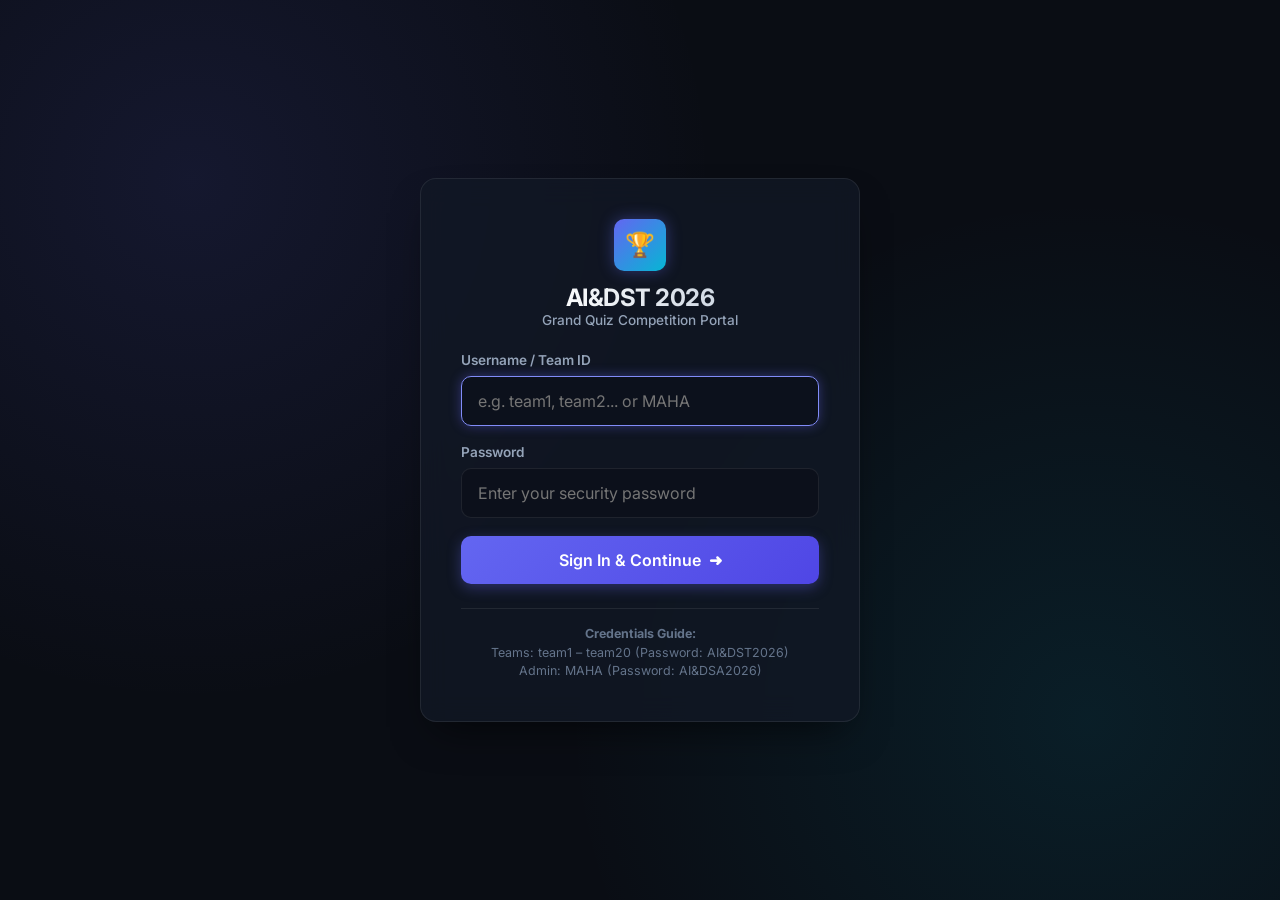
<file: templates/login.html>
<!DOCTYPE html>
<html lang="en">
<head>
  <meta charset="UTF-8">
  <meta name="viewport" content="width=device-width, initial-scale=1.0">
  <title>Login - AI&DST 2026 Quiz Championship</title>
  <link rel="preconnect" href="https://fonts.googleapis.com">
  <link rel="preconnect" href="https://fonts.gstatic.com" crossorigin>
  <link href="https://fonts.googleapis.com/css2?family=Inter:wght@400;500;600;700;800&display=swap" rel="stylesheet">
  <link rel="stylesheet" href="/static/css/style.css">
  <style>
    .login-wrapper {
      min-height: 100vh;
      display: flex;
      align-items: center;
      justify-content: center;
      padding: 20px;
    }
    .login-card {
      max-width: 440px;
      width: 100%;
      padding: 40px;
      display: flex;
      flex-direction: column;
      gap: 24px;
    }
    .login-header {
      text-align: center;
      display: flex;
      flex-direction: column;
      align-items: center;
      gap: 12px;
    }
    .input-group {
      display: flex;
      flex-direction: column;
      gap: 8px;
    }
    .input-label {
      font-size: 0.85rem;
      font-weight: 600;
      color: var(--text-muted);
    }
    .form-input {
      background: var(--bg-input);
      border: 1px solid var(--border-subtle);
      color: #ffffff;
      padding: 14px 16px;
      border-radius: var(--radius-md);
      font-size: 1rem;
      outline: none;
      transition: all 0.2s ease;
    }
    .form-input:focus {
      border-color: var(--primary-light);
      box-shadow: 0 0 12px rgba(99, 102, 241, 0.4);
    }
    .btn-block {
      width: 100%;
      padding: 14px;
      font-size: 1rem;
      justify-content: center;
    }
    .error-banner {
      background: var(--danger-bg);
      border: 1px solid var(--danger);
      color: #fca5a5;
      padding: 12px;
      border-radius: var(--radius-md);
      font-size: 0.88rem;
      display: none;
    }
    .info-footer {
      border-top: 1px solid var(--border-subtle);
      padding-top: 16px;
      font-size: 0.78rem;
      color: var(--text-dark);
      text-align: center;
      line-height: 1.5;
    }
  </style>
</head>
<body>
  <div class="login-wrapper">
    <div class="glass-panel login-card">
      <div class="login-header">
        <div class="brand-logo-icon" style="width: 52px; height: 52px; font-size: 24px;">🏆</div>
        <div>
          <h1 class="brand-title" style="font-size: 1.5rem;">AI&DST 2026</h1>
          <p class="brand-subtitle" style="font-size: 0.85rem;">Grand Quiz Competition Portal</p>
        </div>
      </div>

      <div id="errorBanner" class="error-banner"></div>

      <form id="loginForm" onsubmit="handleLogin(event)" style="display: flex; flex-direction: column; gap: 18px;">
        <div class="input-group">
          <label class="input-label" for="usernameInput">Username / Team ID</label>
          <input 
            type="text" 
            id="usernameInput" 
            class="form-input" 
            placeholder="e.g. team1, team2... or MAHA" 
            required 
            autocomplete="off"
            autofocus
          >
        </div>

        <div class="input-group">
          <label class="input-label" for="passwordInput">Password</label>
          <input 
            type="password" 
            id="passwordInput" 
            class="form-input" 
            placeholder="Enter your security password" 
            required
          >
        </div>

        <button type="submit" id="loginBtn" class="btn btn-primary btn-block">
          <span>Sign In & Continue</span>
          <span>➜</span>
        </button>
      </form>

      <div class="info-footer">
        <strong>Credentials Guide:</strong><br>
        Teams: <code>team1</code> – <code>team20</code> (Password: <code>AI&DST2026</code>)<br>
        Admin: <code>MAHA</code> (Password: <code>AI&DSA2026</code>)
      </div>
    </div>
  </div>

  <script>
    async function handleLogin(e) {
      e.preventDefault();
      const errBanner = document.getElementById('errorBanner');
      const btn = document.getElementById('loginBtn');
      const username = document.getElementById('usernameInput').value.trim();
      const password = document.getElementById('passwordInput').value.trim();

      errBanner.style.display = 'none';
      btn.disabled = true;
      btn.innerHTML = '<span>Verifying...</span>';

      try {
        const res = await fetch('/login', {
          method: 'POST',
          headers: { 'Content-Type': 'application/json' },
          body: JSON.stringify({ username, password })
        });

        const data = await res.json();
        if (data.success) {
          window.location.href = data.redirect;
        } else {
          errBanner.innerText = data.error || 'Login failed. Please check credentials.';
          errBanner.style.display = 'block';
          btn.disabled = false;
          btn.innerHTML = '<span>Sign In & Continue</span> <span>➜</span>';
        }
      } catch (err) {
        errBanner.innerText = 'Network error connecting to server.';
        errBanner.style.display = 'block';
        btn.disabled = false;
        btn.innerHTML = '<span>Sign In & Continue</span> <span>➜</span>';
      }
    }
  </script>
</body>
</html>
</file>
<file: static/css/style.css>
/* ==========================================================================
   AI&DST 2026 Quiz Platform - Premium Modern Dark Aesthetic Design System
   ========================================================================== */

:root {
  --bg-main: #0a0d14;
  --bg-card: rgba(18, 24, 38, 0.75);
  --bg-card-hover: rgba(28, 38, 60, 0.85);
  --bg-input: rgba(13, 17, 28, 0.9);
  --border-subtle: rgba(255, 255, 255, 0.08);
  --border-glow: rgba(99, 102, 241, 0.35);

  --primary: #6366f1;
  --primary-light: #818cf8;
  --primary-hover: #4f46e5;
  --accent-cyan: #06b6d4;
  --accent-gold: #f59e0b;

  --success: #10b981;
  --success-bg: rgba(16, 185, 129, 0.15);
  --warning: #f59e0b;
  --warning-bg: rgba(245, 158, 11, 0.15);
  --danger: #ef4444;
  --danger-bg: rgba(239, 68, 68, 0.15);
  --purple: #a855f7;
  --purple-bg: rgba(168, 85, 247, 0.15);

  --text-main: #f8fafc;
  --text-muted: #94a3b8;
  --text-dark: #64748b;

  --shadow-lg: 0 20px 40px -15px rgba(0, 0, 0, 0.6);
  --shadow-glow: 0 0 25px rgba(99, 102, 241, 0.3);
  --radius-lg: 16px;
  --radius-md: 10px;
  --radius-sm: 6px;
}

* {
  box-sizing: border-box;
  margin: 0;
  padding: 0;
  font-family: 'Inter', -apple-system, BlinkMacSystemFont, "Segoe UI", Roboto, sans-serif;
  -webkit-font-smoothing: antialiased;
}

body {
  background-color: var(--bg-main);
  background-image: 
    radial-gradient(circle at 15% 20%, rgba(99, 102, 241, 0.12) 0%, transparent 40%),
    radial-gradient(circle at 85% 80%, rgba(6, 182, 212, 0.10) 0%, transparent 40%);
  background-attachment: fixed;
  color: var(--text-main);
  min-height: 100vh;
  display: flex;
  flex-direction: column;
}

/* Glassmorphism containers */
.glass-panel {
  background: var(--bg-card);
  backdrop-filter: blur(14px);
  -webkit-backdrop-filter: blur(14px);
  border: 1px solid var(--border-subtle);
  border-radius: var(--radius-lg);
  box-shadow: var(--shadow-lg);
}

/* Header */
.app-header {
  height: 70px;
  padding: 0 24px;
  display: flex;
  align-items: center;
  justify-content: space-between;
  border-bottom: 1px solid var(--border-subtle);
  background: rgba(10, 13, 20, 0.85);
  backdrop-filter: blur(10px);
  position: sticky;
  top: 0;
  z-index: 100;
}

.brand-badge {
  display: flex;
  align-items: center;
  gap: 12px;
}

.brand-logo-icon {
  width: 38px;
  height: 38px;
  background: linear-gradient(135deg, var(--primary), var(--accent-cyan));
  border-radius: 10px;
  display: flex;
  align-items: center;
  justify-content: center;
  font-weight: 800;
  font-size: 18px;
  color: #fff;
  box-shadow: 0 0 15px rgba(99, 102, 241, 0.4);
}

.brand-title {
  font-size: 1.15rem;
  font-weight: 700;
  letter-spacing: -0.5px;
  background: linear-gradient(90deg, #ffffff, #cbd5e1);
  -webkit-background-clip: text;
  -webkit-text-fill-color: transparent;
}

.brand-subtitle {
  font-size: 0.75rem;
  color: var(--text-muted);
  font-weight: 500;
}

/* Timer Badge */
.timer-container {
  display: flex;
  align-items: center;
  gap: 10px;
  background: rgba(15, 23, 42, 0.85);
  border: 1px solid var(--border-subtle);
  padding: 8px 18px;
  border-radius: 30px;
  box-shadow: 0 4px 12px rgba(0, 0, 0, 0.3);
}

.timer-label {
  font-size: 0.75rem;
  text-transform: uppercase;
  letter-spacing: 1px;
  color: var(--text-muted);
  font-weight: 600;
}

.timer-display {
  font-size: 1.35rem;
  font-weight: 800;
  font-variant-numeric: tabular-nums;
  letter-spacing: 1px;
  color: var(--accent-cyan);
}

.timer-warning {
  color: var(--warning) !important;
  animation: pulseWarning 1.5s infinite;
}

.timer-danger {
  color: var(--danger) !important;
  animation: pulseDanger 0.8s infinite;
}

@keyframes pulseWarning {
  0%, 100% { transform: scale(1); }
  50% { transform: scale(1.05); }
}

@keyframes pulseDanger {
  0%, 100% { transform: scale(1); text-shadow: 0 0 10px rgba(239, 68, 68, 0.6); }
  50% { transform: scale(1.08); text-shadow: 0 0 20px rgba(239, 68, 68, 0.9); }
}

/* User Pill */
.user-pill {
  display: flex;
  align-items: center;
  gap: 12px;
}

.team-badge {
  background: rgba(99, 102, 241, 0.18);
  border: 1px solid rgba(99, 102, 241, 0.3);
  color: var(--primary-light);
  padding: 6px 14px;
  border-radius: 20px;
  font-size: 0.85rem;
  font-weight: 600;
  text-transform: uppercase;
  letter-spacing: 0.5px;
}

/* Main Container Layout */
.app-layout {
  display: flex;
  flex: 1;
  max-width: 1500px;
  width: 100%;
  margin: 0 auto;
  padding: 24px;
  gap: 24px;
}

/* Left: Main Question Section */
.exam-main {
  flex: 1;
  display: flex;
  flex-direction: column;
  gap: 20px;
  min-width: 0;
}

.question-card {
  padding: 28px;
  display: flex;
  flex-direction: column;
  gap: 20px;
}

.q-meta {
  display: flex;
  align-items: center;
  justify-content: space-between;
  border-bottom: 1px solid var(--border-subtle);
  padding-bottom: 14px;
}

.q-num-pill {
  background: var(--primary);
  color: #fff;
  padding: 4px 14px;
  border-radius: 20px;
  font-size: 0.85rem;
  font-weight: 700;
  letter-spacing: 0.5px;
}

.q-category-tag {
  color: var(--text-muted);
  font-size: 0.8rem;
  font-weight: 500;
  background: rgba(255, 255, 255, 0.05);
  padding: 4px 12px;
  border-radius: 12px;
}

.passage-box {
  background: rgba(30, 41, 59, 0.6);
  border-left: 4px solid var(--accent-cyan);
  padding: 16px 20px;
  border-radius: 0 var(--radius-md) var(--radius-md) 0;
  font-size: 0.95rem;
  line-height: 1.6;
  color: #e2e8f0;
  margin-bottom: 10px;
}

.code-box {
  background: #090d16;
  border: 1px solid #1e293b;
  border-radius: var(--radius-md);
  padding: 16px;
  font-family: "Courier New", Courier, monospace;
  font-size: 1rem;
  color: #38bdf8;
  white-space: pre-wrap;
  margin-bottom: 12px;
}

.logo-display-box {
  display: flex;
  justify-content: center;
  align-items: center;
  padding: 20px;
  background: rgba(255, 255, 255, 0.03);
  border: 1px dashed var(--border-subtle);
  border-radius: var(--radius-md);
  margin-bottom: 14px;
}

#logoSvgHolder {
  display: flex;
  justify-content: center;
  align-items: center;
  width: 100%;
}

#logoSvgHolder img {
  display: block;
  max-width: 100%;
  max-height: 320px;
  width: auto;
  height: auto;
  object-fit: contain;
  border-radius: 12px;
  background: rgba(255, 255, 255, 0.05);
}

.q-text {
  font-size: 1.15rem;
  font-weight: 600;
  line-height: 1.55;
  color: var(--text-main);
  white-space: pre-line;
}

/* Options Grid */
.options-grid {
  display: flex;
  flex-direction: column;
  gap: 12px;
}

.option-item {
  display: flex;
  align-items: center;
  gap: 16px;
  background: rgba(15, 23, 42, 0.6);
  border: 1px solid var(--border-subtle);
  border-radius: var(--radius-md);
  padding: 16px 20px;
  cursor: pointer;
  transition: all 0.2s cubic-bezier(0.4, 0, 0.2, 1);
  user-select: none;
}

.option-item:hover {
  background: var(--bg-card-hover);
  border-color: rgba(99, 102, 241, 0.4);
  transform: translateY(-1px);
}

.option-item.selected {
  background: rgba(99, 102, 241, 0.2);
  border-color: var(--primary-light);
  box-shadow: 0 0 15px rgba(99, 102, 241, 0.25);
}

.option-letter {
  width: 34px;
  height: 34px;
  border-radius: 50%;
  border: 2px solid var(--border-subtle);
  display: flex;
  align-items: center;
  justify-content: center;
  font-weight: 700;
  font-size: 0.9rem;
  color: var(--text-muted);
  flex-shrink: 0;
  transition: all 0.2s ease;
}

.option-item.selected .option-letter {
  border-color: var(--primary-light);
  background: var(--primary);
  color: #fff;
  box-shadow: 0 0 10px rgba(99, 102, 241, 0.5);
}

.option-text {
  font-size: 1rem;
  font-weight: 500;
  color: #e2e8f0;
  flex: 1;
}

/* Exam Controls Bar */
.exam-controls-bar {
  display: flex;
  align-items: center;
  justify-content: space-between;
  padding: 18px 24px;
}

.controls-left, .controls-right {
  display: flex;
  align-items: center;
  gap: 12px;
}

/* Buttons */
.btn {
  padding: 10px 20px;
  border-radius: var(--radius-md);
  font-size: 0.9rem;
  font-weight: 600;
  cursor: pointer;
  display: inline-flex;
  align-items: center;
  gap: 8px;
  border: none;
  transition: all 0.2s ease;
  user-select: none;
}

.btn:disabled {
  opacity: 0.4;
  cursor: not-allowed;
  transform: none !important;
}

.btn-primary {
  background: linear-gradient(135deg, var(--primary), var(--primary-hover));
  color: #ffffff;
  box-shadow: 0 4px 14px rgba(99, 102, 241, 0.35);
}

.btn-primary:hover:not(:disabled) {
  transform: translateY(-2px);
  box-shadow: 0 6px 20px rgba(99, 102, 241, 0.5);
}

.btn-success {
  background: linear-gradient(135deg, #10b981, #059669);
  color: #ffffff;
  box-shadow: 0 4px 14px rgba(16, 185, 129, 0.35);
}

.btn-success:hover:not(:disabled) {
  transform: translateY(-2px);
  box-shadow: 0 6px 20px rgba(16, 185, 129, 0.5);
}

.btn-secondary {
  background: rgba(255, 255, 255, 0.08);
  color: #e2e8f0;
  border: 1px solid var(--border-subtle);
}

.btn-secondary:hover:not(:disabled) {
  background: rgba(255, 255, 255, 0.15);
  color: #ffffff;
}

.btn-warning {
  background: var(--purple-bg);
  border: 1px solid var(--purple);
  color: #c084fc;
}

.btn-warning:hover:not(:disabled) {
  background: rgba(168, 85, 247, 0.25);
  color: #e9d5ff;
}

.btn-outline-danger {
  background: transparent;
  border: 1px solid var(--danger);
  color: #f87171;
}

.btn-outline-danger:hover:not(:disabled) {
  background: var(--danger-bg);
  color: #fca5a5;
}

/* Right Sidebar: Palette */
.palette-sidebar {
  width: 360px;
  display: flex;
  flex-direction: column;
  gap: 16px;
  flex-shrink: 0;
}

.palette-card {
  padding: 20px;
  display: flex;
  flex-direction: column;
  gap: 16px;
}

.palette-header {
  font-size: 1rem;
  font-weight: 700;
  display: flex;
  align-items: center;
  justify-content: space-between;
  border-bottom: 1px solid var(--border-subtle);
  padding-bottom: 12px;
}

.palette-legend {
  display: grid;
  grid-template-columns: repeat(2, 1fr);
  gap: 10px;
  font-size: 0.75rem;
  color: var(--text-muted);
}

.legend-item {
  display: flex;
  align-items: center;
  gap: 8px;
}

.legend-dot {
  width: 12px;
  height: 12px;
  border-radius: 4px;
}

.dot-answered { background: var(--success); }
.dot-review { background: var(--purple); }
.dot-unanswered { background: #334155; }
.dot-current { background: var(--primary); outline: 2px solid var(--accent-cyan); }

.palette-grid {
  display: grid;
  grid-template-columns: repeat(6, 1fr);
  gap: 8px;
  max-height: 480px;
  overflow-y: auto;
  padding-right: 4px;
}

/* Custom Scrollbar */
.palette-grid::-webkit-scrollbar {
  width: 6px;
}
.palette-grid::-webkit-scrollbar-thumb {
  background: rgba(255, 255, 255, 0.15);
  border-radius: 10px;
}

.grid-q-btn {
  height: 40px;
  border-radius: var(--radius-sm);
  background: #1e293b;
  border: 1px solid var(--border-subtle);
  color: #cbd5e1;
  font-size: 0.85rem;
  font-weight: 700;
  display: flex;
  align-items: center;
  justify-content: center;
  cursor: pointer;
  transition: all 0.15s ease;
  position: relative;
}

.grid-q-btn:hover {
  transform: scale(1.06);
  border-color: var(--primary-light);
}

.grid-q-btn.answered {
  background: #059669 !important;
  color: #ffffff !important;
  border-color: #10b981 !important;
}

.grid-q-btn.review {
  background: #7c3aed !important;
  color: #ffffff !important;
  border-color: #a855f7 !important;
}

.grid-q-btn.current {
  border: 2px solid var(--accent-cyan) !important;
  box-shadow: 0 0 10px rgba(6, 182, 212, 0.5);
}

/* Modals */
.modal-overlay {
  position: fixed;
  inset: 0;
  background: rgba(0, 0, 0, 0.82);
  backdrop-filter: blur(8px);
  display: none;
  align-items: center;
  justify-content: center;
  z-index: 1000;
  padding: 20px;
}

.modal-overlay.active {
  display: flex;
}

.modal-box {
  max-width: 520px;
  width: 100%;
  padding: 32px;
  background: #111827;
  border: 1px solid var(--border-subtle);
  border-radius: var(--radius-lg);
  box-shadow: 0 25px 50px -12px rgba(0, 0, 0, 0.8);
  animation: modalPop 0.25s cubic-bezier(0.175, 0.885, 0.32, 1.275);
}

@keyframes modalPop {
  from { opacity: 0; transform: scale(0.92); }
  to { opacity: 1; transform: scale(1); }
}

.modal-title {
  font-size: 1.35rem;
  font-weight: 700;
  margin-bottom: 12px;
}

.modal-desc {
  color: var(--text-muted);
  font-size: 0.95rem;
  line-height: 1.5;
  margin-bottom: 24px;
}

.modal-actions {
  display: flex;
  justify-content: flex-end;
  gap: 12px;
}

/* Fullscreen Lock Violation Screen */
.violation-screen {
  position: fixed;
  inset: 0;
  background: #0b0710;
  z-index: 9999;
  display: flex;
  flex-direction: column;
  align-items: center;
  justify-content: center;
  padding: 24px;
  text-align: center;
}

.violation-card {
  max-width: 560px;
  width: 100%;
  background: rgba(26, 12, 20, 0.85);
  border: 2px solid var(--danger);
  border-radius: var(--radius-lg);
  padding: 40px;
  box-shadow: 0 0 50px rgba(239, 68, 68, 0.4);
}

.violation-icon {
  font-size: 4rem;
  margin-bottom: 20px;
  animation: shake 0.5s infinite;
}

@keyframes shake {
  0%, 100% { transform: translateX(0); }
  25% { transform: translateX(-6px); }
  75% { transform: translateX(6px); }
}

/* Lobby Waiting Screen */
.lobby-screen {
  max-width: 650px;
  margin: 60px auto;
  padding: 40px;
  text-align: center;
  display: flex;
  flex-direction: column;
  align-items: center;
  gap: 20px;
}

.lobby-pulse-ring {
  width: 90px;
  height: 90px;
  border-radius: 50%;
  background: rgba(99, 102, 241, 0.15);
  display: flex;
  align-items: center;
  justify-content: center;
  font-size: 2.2rem;
  border: 2px solid var(--primary);
  animation: pulseLobby 2s infinite;
}

@keyframes pulseLobby {
  0% { transform: scale(0.95); box-shadow: 0 0 0 0 rgba(99, 102, 241, 0.5); }
  70% { transform: scale(1); box-shadow: 0 0 0 20px rgba(99, 102, 241, 0); }
  100% { transform: scale(0.95); box-shadow: 0 0 0 0 rgba(99, 102, 241, 0); }
}

/* Admin Dashboard Specific Styles */
.admin-container {
  max-width: 1560px;
  width: 100%;
  margin: 0 auto;
  padding: 24px;
  display: flex;
  flex-direction: column;
  gap: 24px;
}

.stats-overview-grid {
  display: grid;
  grid-template-columns: repeat(auto-fit, minmax(220px, 1fr));
  gap: 16px;
}

.stat-card {
  padding: 20px;
  display: flex;
  flex-direction: column;
  gap: 8px;
}

.stat-title {
  font-size: 0.8rem;
  color: var(--text-muted);
  text-transform: uppercase;
  letter-spacing: 0.8px;
  font-weight: 600;
}

.stat-val {
  font-size: 2rem;
  font-weight: 800;
  letter-spacing: -0.5px;
}

/* Master Control Banner */
.master-control-bar {
  display: flex;
  align-items: center;
  justify-content: space-between;
  padding: 24px;
  background: linear-gradient(135deg, rgba(30, 41, 59, 0.8), rgba(15, 23, 42, 0.95));
  border: 1px solid var(--border-glow);
  border-radius: var(--radius-lg);
  box-shadow: 0 10px 30px rgba(0, 0, 0, 0.4);
}

.status-indicator {
  display: inline-flex;
  align-items: center;
  gap: 8px;
  font-weight: 700;
  font-size: 1.1rem;
}

.indicator-dot {
  width: 14px;
  height: 14px;
  border-radius: 50%;
}

.indicator-dot.live {
  background: #10b981;
  box-shadow: 0 0 12px #10b981;
  animation: pulseDot 1.5s infinite;
}

.indicator-dot.idle {
  background: #f59e0b;
}

@keyframes pulseDot {
  0%, 100% { opacity: 1; transform: scale(1); }
  50% { opacity: 0.4; transform: scale(0.85); }
}

/* Admin Data Table */
.data-table-container {
  overflow-x: auto;
  border-radius: var(--radius-lg);
  border: 1px solid var(--border-subtle);
}

.data-table {
  width: 100%;
  border-collapse: collapse;
  text-align: left;
  font-size: 0.9rem;
}

.data-table th {
  background: rgba(15, 23, 42, 0.95);
  color: var(--text-muted);
  font-weight: 600;
  text-transform: uppercase;
  font-size: 0.75rem;
  letter-spacing: 0.5px;
  padding: 14px 18px;
  border-bottom: 1px solid var(--border-subtle);
}

.data-table td {
  padding: 14px 18px;
  border-bottom: 1px solid var(--border-subtle);
  color: #e2e8f0;
}

.data-table tbody tr {
  transition: background 0.15s ease;
}

.data-table tbody tr:hover {
  background: rgba(255, 255, 255, 0.03);
}

/* Badges */
.badge {
  padding: 4px 10px;
  border-radius: 14px;
  font-size: 0.75rem;
  font-weight: 700;
  text-transform: uppercase;
  letter-spacing: 0.5px;
  display: inline-block;
}

.badge-waiting { background: rgba(148, 163, 184, 0.15); color: #94a3b8; border: 1px solid #475569; }
.badge-in_progress { background: rgba(59, 130, 246, 0.2); color: #60a5fa; border: 1px solid #3b82f6; animation: pulseDot 2s infinite; }
.badge-submitted { background: rgba(16, 185, 129, 0.2); color: #34d399; border: 1px solid #10b981; }
.badge-disqualified { background: rgba(239, 68, 68, 0.25); color: #f87171; border: 1px solid #ef4444; }

/* Responsive Adjustments */
@media (max-width: 1024px) {
  .app-layout {
    flex-direction: column;
  }
  .palette-sidebar {
    width: 100%;
  }
  .palette-grid {
    grid-template-columns: repeat(10, 1fr);
  }
}

@media (max-width: 640px) {
  .app-header {
    padding: 0 14px;
    height: 60px;
  }
  .timer-display {
    font-size: 1.1rem;
  }
  .palette-grid {
    grid-template-columns: repeat(6, 1fr);
  }
  .exam-controls-bar {
    flex-direction: column;
    gap: 14px;
  }
  .controls-left, .controls-right {
    width: 100%;
    justify-content: space-between;
  }
}
</file>
